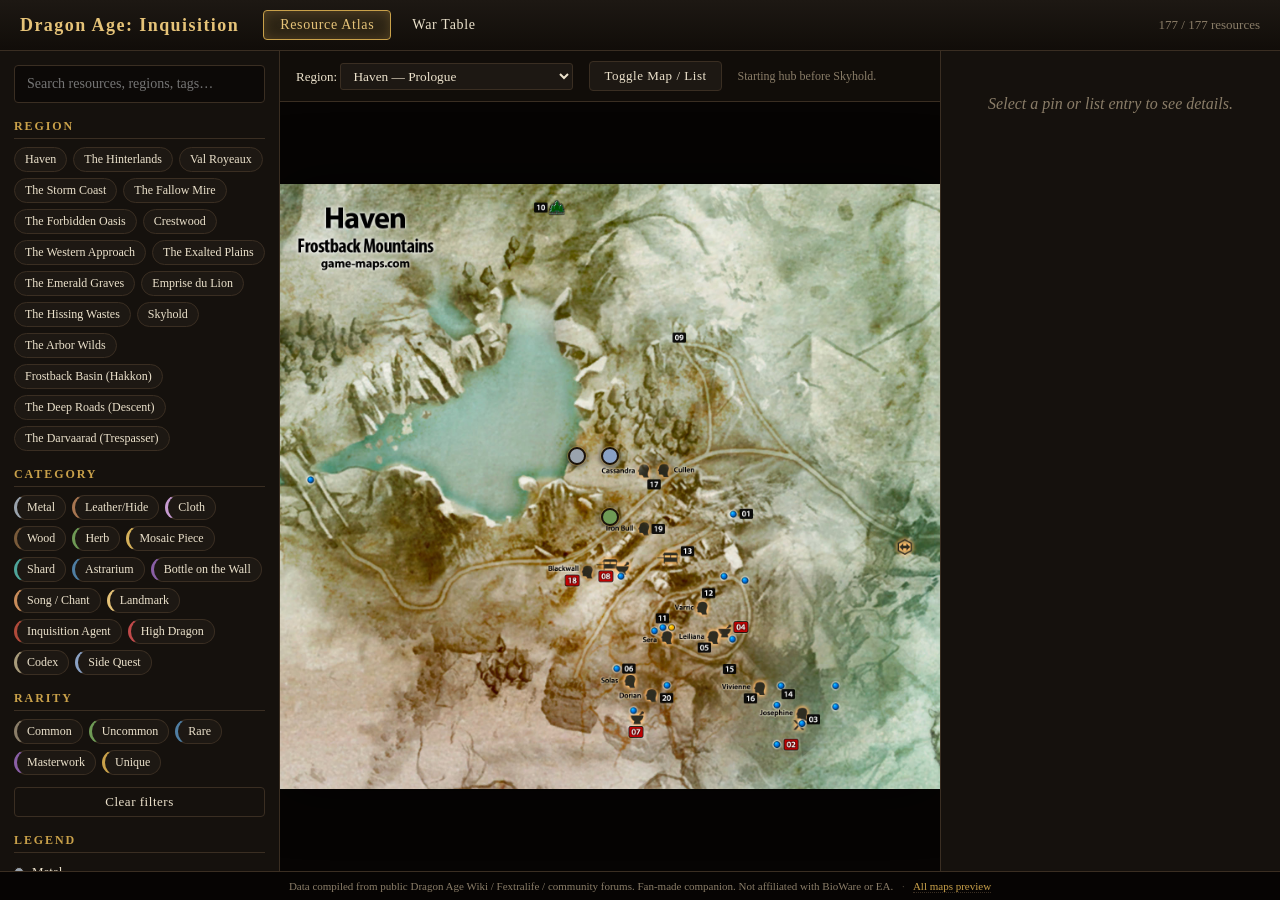
<file: index.html>
<!DOCTYPE html>
<html lang="en">
<head>
<meta charset="UTF-8" />
<meta name="viewport" content="width=device-width,initial-scale=1,viewport-fit=cover,interactive-widget=resizes-content" />
<title>DAI Atlas &amp; War Table</title>
<meta name="description" content="Fan-made Dragon Age: Inquisition resource atlas and War Table mission planner. Browse regions, pins, rarities, and advisor outcomes." />
<meta property="og:title" content="DAI Atlas &amp; War Table" />
<meta property="og:description" content="Fan-made Dragon Age: Inquisition resource atlas and War Table mission planner." />
<meta property="og:type" content="website" />
<meta name="theme-color" content="#15110d" />
<link rel="icon" href="data:image/svg+xml,%3Csvg xmlns='http://www.w3.org/2000/svg' viewBox='0 0 32 32'%3E%3Crect width='32' height='32' fill='%2315110d'/%3E%3Cpath d='M16 5 L26 27 L16 21 L6 27 Z' fill='%23c9a14a'/%3E%3C/svg%3E" />
<link rel="stylesheet" href="css/style.css" />
<script src="js/data/regions.js" defer></script>
<script src="js/data/categories.js" defer></script>
<script src="js/data/resources.js" defer></script>
<script src="js/data/wartable.js" defer></script>
<script src="js/maps.js" defer></script>
<script src="js/app.js" defer></script>
</head>
<body>
<noscript>
  <div style="padding:30px;color:#ece2cc;background:#15110d;text-align:center;font-family:Georgia,serif">
    <h1 style="color:#e6c378">JavaScript required</h1>
    <p>This atlas renders pins, maps and missions client-side. Please enable JavaScript to use it.</p>
  </div>
</noscript>
<header class="topbar">
  <h1>Dragon Age: Inquisition</h1>
  <nav class="topnav" aria-label="Primary">
    <a href="#/atlas"     class="navlink" data-route="atlas">Resource Atlas</a>
    <a href="#/wartable"  class="navlink" data-route="wartable">War Table</a>
  </nav>
  <div class="topbar-right">
    <button id="toggleSidebar" class="btn icon-btn" type="button" aria-expanded="false" aria-controls="route-atlas">Filters</button>
    <button id="toggleDetail"  class="btn icon-btn" type="button" aria-expanded="false">Details</button>
    <span id="counts" class="counts" aria-live="polite"></span>
  </div>
</header>

<!-- =========================== ATLAS =========================== -->
<main class="layout route" id="route-atlas">
  <aside class="sidebar" aria-label="Atlas filters">
    <section class="search-block">
      <input id="search" type="search" placeholder="Search resources, regions, tags…" autocomplete="off" aria-label="Search resources" />
    </section>

    <section class="filters">
      <h3 id="atlas-filter-region">Region</h3>
      <div id="regionList" class="pill-list" role="group" aria-labelledby="atlas-filter-region"></div>

      <h3 id="atlas-filter-category">Category</h3>
      <div id="categoryList" class="pill-list" role="group" aria-labelledby="atlas-filter-category"></div>

      <h3 id="atlas-filter-rarity">Rarity</h3>
      <div id="rarityList" class="pill-list" role="group" aria-labelledby="atlas-filter-rarity"></div>

      <button id="clearFilters" class="btn ghost full" type="button">Clear filters</button>
    </section>

    <section class="legend">
      <h3>Legend</h3>
      <ul id="legendList" class="legend-list"></ul>
    </section>
  </aside>

  <section class="content">
    <div class="map-toolbar">
      <label>Region:
        <select id="regionSelect"></select>
      </label>
      <button id="toggleView" class="btn" type="button">Toggle Map / List</button>
      <span id="regionMeta" class="hint"></span>
    </div>

    <div id="mapView" class="map-view">
      <div id="mapStage" class="map-stage">
        <div id="mapSvgHost" class="map-svg-host">
          <div id="pinLayer" class="pin-layer" role="group" aria-label="Resource pins"></div>
        </div>
      </div>
    </div>

    <div id="listView" class="list-view hidden">
      <div id="resultsList"></div>
    </div>
  </section>

  <aside class="detail" id="detail" aria-label="Resource details">
    <div class="detail-empty">Select a pin or list entry to see details.</div>
  </aside>
</main>

<!-- =========================== WAR TABLE =========================== -->
<section class="layout wt-layout route hidden" id="route-wartable" aria-label="War Table">
  <aside class="sidebar" aria-label="War table filters">
    <section class="search-block">
      <input id="wtSearch" type="search" placeholder="Search missions, rewards, advisors…" autocomplete="off" aria-label="Search missions" />
    </section>

    <section class="filters">
      <h3 id="wt-filter-act">Act / DLC</h3>
      <div id="wtActList" class="pill-list" role="group" aria-labelledby="wt-filter-act"></div>

      <h3 id="wt-filter-advisor">Advisor</h3>
      <div id="wtAdvisorList" class="pill-list" role="group" aria-labelledby="wt-filter-advisor"></div>

      <h3 id="wt-filter-category">Category</h3>
      <div id="wtCategoryList" class="pill-list" role="group" aria-labelledby="wt-filter-category"></div>

      <h3 id="wt-filter-region">Region tie-in</h3>
      <div id="wtRegionList" class="pill-list" role="group" aria-labelledby="wt-filter-region"></div>

      <button id="wtClearFilters" class="btn ghost full" type="button">Clear filters</button>
    </section>

    <section class="legend">
      <h3>Advisors</h3>
      <ul class="legend-list">
        <li><span class="dot advisor-cullen"    aria-hidden="true"></span> Cullen — military force</li>
        <li><span class="dot advisor-josephine" aria-hidden="true"></span> Josephine — diplomacy</li>
        <li><span class="dot advisor-leliana"   aria-hidden="true"></span> Leliana — secrets</li>
      </ul>
    </section>
  </aside>

  <section class="content wt-content">
    <div class="wt-toolbar">
      <span id="wtCounts" class="hint"></span>
      <span class="hint">Times shown are real-time (in-game advance for War Table operations).</span>
    </div>
    <div id="wtList" class="wt-list"></div>
  </section>

  <aside class="detail" id="wtDetail" aria-label="Mission details">
    <div class="detail-empty">Select a mission for full requirements and outcomes.</div>
  </aside>
</section>

<div id="mobileBackdrop" class="mobile-backdrop" hidden></div>

<footer class="footer">
  <span>Data compiled from public Dragon Age Wiki / Fextralife / community forums. Fan-made companion. Not affiliated with BioWare or EA.</span>
  <span class="footer-sep" aria-hidden="true">·</span>
  <a class="footer-link" href="docs/maps-preview.html">All maps preview</a>
</footer>
</body>
</html>
</file>
<file: css/style.css>
:root {
  /* Background palette — darkest to lightest. */
  --bg-darker: #060403;        /* deep stage backdrop */
  --bg:        #0d0a08;        /* page */
  --bg-input:  #0c0907;        /* form inputs */
  --bg-deep:   #110d09;        /* toolbars, gradient end */
  --bg-2:      #15110d;        /* panels */
  --bg-3:      #1d1813;        /* gradient start, pill bg */
  /* Lines and divider tones. */
  --line:      #3a2e22;
  --line-soft: #1a140e;        /* faint row dividers */
  --line-dash: #221a12;        /* dashed dividers */
  --ink-dark:  #1a120a;        /* near-black inner borders */
  /* Foreground tones. */
  --gold:   #c9a14a;
  --gold-2: #e6c378;
  --ink:    #ece2cc;
  --dim:    #8a7d68;
  /* Shared decorative tokens. */
  --shadow: 0 4px 16px rgba(0,0,0,0.6);
  --focus:  0 0 0 2px var(--gold-2), 0 0 0 4px rgba(201,161,74,0.35);
  --bar-bg: linear-gradient(180deg, var(--bg-3), var(--bg-deep));
  --font-serif: "Iowan Old Style", "Palatino Linotype", Georgia, serif;
  /* Tells the browser this is a dark UI so native form widgets, native
     scrollbars (Windows, macOS), and the address bar match the theme. */
  color-scheme: dark;
}

* { box-sizing: border-box; }
html, body { margin: 0; padding: 0; height: 100%; }
html {
  /* Block Chrome Android's pull-to-refresh: it would otherwise fire any
     time the user pulls down at the top of the page or a panel. */
  overscroll-behavior: none;
}
body {
  background: radial-gradient(ellipse at top, var(--line-soft), var(--bg-darker) 70%);
  color: var(--ink);
  font-family: var(--font-serif);
  display: flex; flex-direction: column;
  min-height: 100vh;   /* fallback */
  min-height: 100dvh;  /* respects iOS Safari's dynamic toolbar */
  /* Tap flash uses the brand gold instead of the default grey-blue. */
  -webkit-tap-highlight-color: rgba(201,161,74,0.25);
}

/* Selected-text colour for dark theme — default blue on near-black is
   harsh and the contrast is poor. */
::selection { background: rgba(201,161,74,0.4); color: var(--ink); }

/* Cross-browser scrollbar styling. Firefox uses standard properties;
   Chromium/Safari use the -webkit- pseudos. Both are intentionally thin
   and gold-tinted to match the theme without dominating panels. */
* {
  scrollbar-width: thin;
  scrollbar-color: var(--line) transparent;
}
::-webkit-scrollbar         { width: 8px; height: 8px; }
::-webkit-scrollbar-thumb   { background: var(--line); border-radius: 4px; }
::-webkit-scrollbar-thumb:hover { background: var(--gold); }
::-webkit-scrollbar-track   { background: transparent; }

/* Chrome/Edge autofill paints inputs with a yellow-cream background that
   doesn't fit a dark theme. The 0-px-thick inset shadow is the standard
   override. The text colour also has to be set via -webkit-text-fill-color
   because autofill overrides `color`. */
input:-webkit-autofill,
input:-webkit-autofill:focus,
input:-webkit-autofill:hover {
  -webkit-text-fill-color: var(--ink);
  -webkit-box-shadow: 0 0 0 1000px var(--bg-input) inset;
  caret-color: var(--ink);
  transition: background-color 9999s ease-in-out 0s; /* defeat any later override */
}

/* Single global focus ring used by every interactive element via
   :focus-visible. Mouse clicks won't show it; keyboard focus will. */
:focus-visible {
  outline: 2px solid var(--gold-2);
  outline-offset: 2px;
}

/* Top bar */
.topbar {
  display: flex; align-items: center; gap: 24px;
  padding: 10px 20px;
  background: var(--bar-bg);
  border-bottom: 1px solid var(--line);
  box-shadow: var(--shadow);
}
.topbar h1 {
  margin: 0;
  font-size: 18px;
  letter-spacing: 0.08em;
  color: var(--gold-2);
  font-weight: 600;
  flex-shrink: 0;
}
.topnav {
  display: flex; gap: 4px;
  flex: 1;
}
.navlink {
  color: var(--ink);
  text-decoration: none;
  padding: 6px 16px;
  border: 1px solid transparent;
  border-radius: 4px;
  font-size: 14px;
  letter-spacing: 0.05em;
  transition: color 0.15s, background 0.15s, border-color 0.15s, box-shadow 0.15s;
}
.navlink:hover {
  color: var(--gold-2);
  border-color: var(--line);
  background: rgba(201,161,74,0.05);
}
.navlink:focus-visible {
  outline: none;
  box-shadow: var(--focus);
}
.navlink.active,
.navlink[aria-current="page"] {
  color: var(--gold-2);
  border-color: var(--gold);
  background: rgba(201,161,74,0.12);
  box-shadow: 0 0 12px rgba(201,161,74,0.25) inset;
}
.topbar-right { display: flex; gap: 12px; align-items: center; flex-shrink: 0; }
.counts { color: var(--dim); font-size: 13px; }
.icon-btn { display: none; }

/* Routes */
.route { display: flex; }
.route.hidden { display: none; }

/* Layout */
.layout {
  flex: 1;
  display: grid;
  grid-template-columns: 280px 1fr 340px;
  /* Single row pinned to the available height. Without this the implicit
     row sizes to its tallest child (long mission detail panels), pushing
     the whole page to scroll instead of the panel scrolling internally. */
  grid-template-rows: 1fr;
  gap: 0;
  min-height: 0;
}
/* Allow grid items to be smaller than their content so overflow-y: auto
   children can clip and scroll. */
.layout > * { min-height: 0; }
.wt-layout { grid-template-columns: 280px 1fr 360px; }

.sidebar, .detail {
  background: var(--bg-2);
  border-right: 1px solid var(--line);
  overflow-y: auto;
  padding: 14px 14px 30px;
}
.detail { border-right: 0; border-left: 1px solid var(--line); }

.sidebar h3, .detail h3, .legend h3 {
  margin: 16px 0 8px;
  font-size: 12px;
  letter-spacing: 0.16em;
  text-transform: uppercase;
  color: var(--gold);
  border-bottom: 1px solid var(--line);
  padding-bottom: 4px;
}

/* Search */
#search, #wtSearch {
  width: 100%;
  padding: 10px 12px;
  background: var(--bg-input);
  color: var(--ink);
  border: 1px solid var(--line);
  border-radius: 4px;
  font-size: 14px;
  font-family: inherit;
}
#search:focus-visible, #wtSearch:focus-visible {
  outline: none;
  border-color: var(--gold);
  box-shadow: var(--focus);
}

/* Pills */
.pill-list { display: flex; flex-wrap: wrap; gap: 6px; }
.pill {
  font-size: 12px;
  padding: 4px 10px;
  border: 1px solid var(--line);
  background: var(--bg-3);
  color: var(--ink);
  cursor: pointer;
  border-radius: 999px;
  transition: background 0.15s, border-color 0.15s, color 0.15s;
  font-family: inherit;
}
.pill:hover { border-color: var(--gold); }
.pill:focus-visible {
  outline: none;
  box-shadow: var(--focus);
  border-color: var(--gold);
}
.pill.active,
.pill[aria-pressed="true"] {
  background: var(--gold);
  color: var(--ink-dark);
  border-color: var(--gold-2);
  font-weight: 600;
}

/* Buttons */
.btn {
  background: var(--bg-3);
  color: var(--ink);
  border: 1px solid var(--line);
  padding: 6px 14px;
  border-radius: 4px;
  cursor: pointer;
  font-family: inherit;
  font-size: 13px;
  letter-spacing: 0.04em;
}
.btn:hover { border-color: var(--gold); color: var(--gold-2); }
.btn:focus-visible {
  outline: none;
  box-shadow: var(--focus);
  border-color: var(--gold);
}
.btn.ghost { background: transparent; }
.btn.full { width: 100%; margin-top: 12px; }

/* ATLAS */
.content {
  display: flex; flex-direction: column;
  background: var(--bg);
  min-width: 0;
}
.map-view { display: flex; flex-direction: column; flex: 1; min-height: 0; }
.map-toolbar {
  display: flex; gap: 16px; align-items: center;
  padding: 10px 16px;
  background: var(--bg-deep);
  border-bottom: 1px solid var(--line);
  font-size: 13px;
  flex-wrap: wrap;
}
.map-toolbar select {
  background: var(--bg-3); color: var(--ink);
  border: 1px solid var(--line); padding: 4px 8px; border-radius: 3px;
  font-family: inherit;
}
.hint { color: var(--dim); font-size: 12px; }

.map-stage {
  flex: 1;
  position: relative;
  overflow: hidden;
  background: var(--bg-darker);
  display: flex; justify-content: center; align-items: center;
  /* Container so .map-svg-host can size with cqw/cqh and preserve the
     image's aspect regardless of stage shape. */
  container-type: size;
}
/* Aspect-ratio canvas. Picks the largest box that fits inside the stage at
   the image's intrinsic aspect:
     - "fit by width" = stage.width
     - "fit by height" translated to width = stage.height × (w/h)
   `min()` picks whichever is smaller. cqh/cqw resolve against .map-stage. */
.map-svg-host {
  position: relative;
  aspect-ratio: var(--map-aspect-w, 5) / var(--map-aspect-h, 3);
  /* Pre-container-query fallback: width follows the stage, height is
     derived from aspect-ratio. May overflow vertically on very-tall
     stages but never zero-collapses. */
  width: 100%;
  max-width: 100%;
  max-height: 100%;
  height: auto;
  display: block;
}
/* Browsers with container query units use the precise fit. */
@supports (width: 100cqw) {
  .map-svg-host {
    width: min(100cqw, calc(100cqh * var(--map-aspect-w, 5) / var(--map-aspect-h, 3)));
    max-width: none;
    max-height: none;
  }
}
.map-svg-host > svg,
.dai-map-fallback > svg {
  width: 100%; height: 100%;
  display: block;
}
.dai-map-svg { filter: drop-shadow(0 0 30px rgba(0,0,0,0.7)); }

/* The host already locks to the image's aspect, so the image fills exactly
   without distortion or letterboxing — pins line up with image features. */
.dai-map-img {
  width: 100%;
  height: 100%;
  display: block;
  user-select: none;
  filter: drop-shadow(0 0 30px rgba(0,0,0,0.7));
}
.dai-map-img[hidden] { display: none; }
.dai-map-fallback { width: 100%; height: 100%; }
.dai-map-fallback[hidden] { display: none; }

.pin-layer {
  position: absolute;
  inset: 0;
  pointer-events: none;
}
.pin {
  position: absolute;
  width: 18px; height: 18px;
  margin: 0;
  margin-left: -9px; margin-top: -9px;
  padding: 0;
  font: inherit;
  border-radius: 50%;
  border: 2px solid var(--ink-dark);
  box-shadow: 0 0 0 1px rgba(201,161,74,0.4), 0 1px 6px rgba(0,0,0,0.9);
  cursor: pointer;
  pointer-events: auto;
  transform-origin: center;
  transition: transform 0.1s;
  -webkit-appearance: none;
  appearance: none;
  color: transparent;
}
.pin:hover { transform: scale(1.4); z-index: 10; }
.pin:focus-visible {
  /* Outline (not box-shadow) so the ring isn't clipped by the map-stage's
     overflow:hidden when the pin sits on a map edge. */
  outline: 2px solid var(--gold-2);
  outline-offset: 2px;
  transform: scale(1.5);
  z-index: 12;
}
.pin.selected {
  transform: scale(1.6);
  box-shadow: 0 0 0 2px var(--gold-2), 0 0 16px var(--gold);
  z-index: 11;
}

/* List view */
.list-view { flex: 1; overflow-y: auto; padding: 16px 20px; }
.list-view.hidden { display: none; }
.map-view.hidden { display: none; }

.region-block { margin-bottom: 24px; }
.region-block h2 {
  font-size: 16px;
  color: var(--gold-2);
  border-bottom: 1px solid var(--line);
  padding-bottom: 4px;
  margin-bottom: 8px;
  letter-spacing: 0.06em;
}
.resource-row {
  display: grid;
  grid-template-columns: 18px 1fr auto auto auto;
  gap: 10px;
  align-items: center;
  padding: 7px 8px;
  border: 0;
  border-bottom: 1px solid var(--line-soft);
  cursor: pointer;
  font-size: 14px;
  width: 100%;
  text-align: left;
  background: transparent;
  color: inherit;
  font-family: inherit;
}
.resource-row:hover { background: rgba(201,161,74,0.05); }
.resource-row:focus-visible {
  outline: none;
  background: rgba(201,161,74,0.08);
  box-shadow: var(--focus);
  border-radius: 3px;
}
.resource-row.selected { background: rgba(201,161,74,0.12); }
.dot {
  width: 10px; height: 10px;
  border-radius: 50%;
  border: 1px solid var(--ink-dark);
  display: inline-block;
}
.resource-name { color: var(--ink); }
.resource-meta { color: var(--dim); font-size: 12px; }
.resource-cat-badge {
  font-size: 10px;
  padding: 2px 6px;
  border-radius: 3px;
  border: 1px solid currentColor;
  text-transform: uppercase;
  letter-spacing: 0.06em;
  white-space: nowrap;
}
.resource-rarity {
  font-size: 11px; padding: 2px 8px; border-radius: 3px;
  border: 1px solid var(--line);
}

/* Detail panel */
.detail-empty { color: var(--dim); padding: 30px 0; text-align: center; font-style: italic; }
.detail-card h2 {
  margin: 0 0 4px;
  font-size: 18px; color: var(--gold-2);
}
.detail-card .sub { color: var(--dim); font-size: 12px; margin-bottom: 14px; }
.detail-section { margin-top: 14px; }
.detail-section h4 {
  margin: 0 0 6px;
  font-size: 11px; letter-spacing: 0.16em; text-transform: uppercase;
  color: var(--gold);
}
.detail-section p, .detail-section li { font-size: 13px; line-height: 1.5; }
.detail-section ul { margin: 6px 0; padding-left: 18px; }
.tags { display: flex; flex-wrap: wrap; gap: 5px; margin-top: 6px; }
.tag {
  font-size: 11px; padding: 2px 8px; border: 1px solid var(--line);
  border-radius: 999px; color: var(--dim);
}
.coords-table { width: 100%; font-size: 12px; }
.coords-table td { padding: 3px 6px; border-bottom: 1px dashed var(--line-dash); }

/* Legend */
.legend-list { list-style: none; padding: 0; margin: 0; }
.legend-list li {
  display: flex; align-items: center; gap: 8px;
  padding: 3px 0; font-size: 13px;
}

/* WAR TABLE */
.wt-content { padding: 0; }

.wt-toolbar {
  display: flex; justify-content: space-between; align-items: center;
  padding: 10px 16px;
  background: var(--bg-deep);
  border-bottom: 1px solid var(--line);
}
.wt-list {
  flex: 1;
  overflow-y: auto;
  padding: 16px 20px;
}
.wt-card {
  border: 1px solid var(--line);
  background: linear-gradient(180deg, var(--bg-2), var(--bg));
  margin-bottom: 14px;
  padding: 14px 18px;
  border-radius: 4px;
  cursor: pointer;
  transition: border-color 0.15s, transform 0.05s;
  position: relative;
}
.wt-card:hover { border-color: var(--gold); }
.wt-card:focus-visible {
  outline: none;
  border-color: var(--gold-2);
  box-shadow: var(--focus);
}
.wt-card.selected {
  border-color: var(--gold-2);
  box-shadow: 0 0 14px rgba(201,161,74,0.2);
}
.wt-card-head {
  display: flex; justify-content: space-between; align-items: baseline;
  gap: 12px;
  flex-wrap: wrap;
}
.wt-card h3 {
  margin: 0;
  font-size: 16px;
  color: var(--gold-2);
  letter-spacing: 0.04em;
}
.wt-act {
  font-size: 11px;
  letter-spacing: 0.12em;
  color: var(--dim);
  text-transform: uppercase;
}
.wt-card-row {
  display: flex; gap: 8px; flex-wrap: wrap;
  margin-top: 8px;
  font-size: 12px;
}
.wt-pill {
  padding: 2px 8px;
  border: 1px solid var(--line);
  border-radius: 999px;
  color: var(--dim);
}
.wt-pill.advisor-cullen   { color: #d56b5a; border-color: #5e2a22; }
.wt-pill.advisor-josephine { color: #e6c378; border-color: #5e4828; }
.wt-pill.advisor-leliana  { color: #6a9bcc; border-color: #2c4258; }
.wt-pill.recommended {
  background: rgba(201,161,74,0.12);
  border-color: var(--gold);
  color: var(--gold-2);
  font-weight: 600;
}
.wt-pill.cat {
  text-transform: uppercase;
  letter-spacing: 0.1em;
  font-size: 10px;
}
.wt-card-body {
  margin-top: 8px;
  font-size: 13px;
  color: var(--ink);
  line-height: 1.45;
}
.wt-empty {
  color: var(--dim);
  text-align: center;
  padding: 40px 0;
  font-style: italic;
}

.advisor-table {
  width: 100%;
  border-collapse: collapse;
  font-size: 12px;
  margin-top: 6px;
}
.advisor-table th, .advisor-table td {
  text-align: left;
  padding: 4px 6px;
  border-bottom: 1px dashed var(--line-dash);
}
.advisor-table th { color: var(--gold); font-weight: 600; letter-spacing: 0.08em; font-size: 11px; }
.advisor-table .rec-row { background: rgba(201,161,74,0.08); }

/* Footer */
.footer {
  padding: 8px 18px;
  border-top: 1px solid var(--line);
  background: var(--bg-darker);
  color: var(--dim);
  font-size: 11px;
  text-align: center;
}
.footer-sep { margin: 0 6px; opacity: 0.5; }
.footer-link {
  color: var(--gold);
  text-decoration: none;
  border-bottom: 1px dotted var(--line);
}
.footer-link:hover { color: var(--gold-2); border-color: var(--gold); }

/* Mobile backdrop */
.mobile-backdrop {
  position: fixed;
  inset: 0;
  background: rgba(0,0,0,0.6);
  z-index: 40;
}
.mobile-backdrop[hidden] { display: none; }

/* breakpoint: tablet — detail panel becomes off-canvas drawer */
@media (max-width: 1100px) {
  .layout { grid-template-columns: 240px 1fr; }
  .icon-btn { display: inline-block; }
  .detail {
    position: fixed;
    top: 0; right: 0; bottom: 0;
    width: min(360px, 92vw);
    z-index: 50;
    transform: translateX(100%);
    transition: transform 0.2s ease-out;
    box-shadow: -8px 0 24px rgba(0,0,0,0.6);
    border-left: 1px solid var(--line);
  }
  body.detail-open .detail { transform: translateX(0); }
}
/* breakpoint: phone — sidebar becomes off-canvas drawer */
@media (max-width: 700px) {
  .layout { grid-template-columns: 1fr; }
  .topbar { flex-wrap: wrap; gap: 12px; }
  .topbar h1 { font-size: 16px; }
  .sidebar {
    position: fixed;
    top: 0; left: 0; bottom: 0;
    width: min(320px, 88vw);
    z-index: 50;
    transform: translateX(-100%);
    transition: transform 0.2s ease-out;
    box-shadow: 8px 0 24px rgba(0,0,0,0.6);
    border-right: 1px solid var(--line);
  }
  body.sidebar-open .sidebar { transform: translateX(0); }
}

/* Respect users who prefer reduced motion: collapse all transitions and
   animations to near-instant, including the drawer slides and pin scales. */
@media (prefers-reduced-motion: reduce) {
  *, *::before, *::after {
    transition-duration: 0.01ms !important;
    animation-duration: 0.01ms !important;
    animation-iteration-count: 1 !important;
    scroll-behavior: auto !important;
  }
}

/* ============================================================
   PHONE / TOUCH COMPATIBILITY
   ============================================================ */

/* Pull-to-refresh and rubber-band scrolling stay inside the panel the
   user is touching — they don't leak out and scroll the document. */
.sidebar, .detail, .list-view, .wt-list { overscroll-behavior: contain; }

/* Skip the ~300 ms double-tap-to-zoom delay so pin taps feel instant.
   `manipulation` allows pan + pinch but not double-tap zoom. */
.map-stage { touch-action: manipulation; }

/* Long mission names and resource titles wrap on narrow panels instead
   of overflowing horizontally. */
.detail-card h2,
.wt-card h3 {
  overflow-wrap: anywhere;
  word-break: break-word;
}

/* Topbar at narrow phones (≤700 px wide): title gets its own row so the
   nav and drawer toggles don't fight for space. */
@media (max-width: 700px) {
  .topbar { padding: 8px 12px; gap: 8px 12px; }
  .topbar h1 { font-size: 14px; flex-basis: 100%; }
  .topnav { gap: 2px; }
  .navlink { padding: 5px 10px; font-size: 13px; letter-spacing: 0.04em; }
  .topbar-right { flex-wrap: wrap; gap: 8px; }
  .counts { width: 100%; text-align: right; }
}

/* iPhone notch / Android camera cutouts: keep edge-pinned content out of
   the safe-area exclusion zone. */
.topbar { padding-top:    max(10px, env(safe-area-inset-top)); }
.footer { padding-bottom: max(8px,  env(safe-area-inset-bottom)); }
@media (max-width: 1100px) {
  .detail {
    /* Drawer hugs the right edge — pad for the notch and the home
       indicator at the bottom so the close button / scrollbar isn't
       hidden under hardware UI. */
    padding-right:  max(14px, env(safe-area-inset-right));
    padding-bottom: max(30px, env(safe-area-inset-bottom));
  }
}
@media (max-width: 700px) {
  .sidebar {
    padding-left:   max(14px, env(safe-area-inset-left));
    padding-bottom: max(30px, env(safe-area-inset-bottom));
  }
}

/* Landscape phones (most are < 500 px tall). The topbar should shrink
   so the map gets the most pixels possible. */
@media (max-height: 500px) and (orientation: landscape) {
  .topbar { padding: 4px 12px; gap: 8px; }
  .topbar h1 { font-size: 13px; flex-basis: auto; }
  .navlink   { padding: 3px 8px; font-size: 12px; }
  .footer    { padding: 4px 12px; font-size: 10px; }
}

/* Windows high-contrast (forced-colors) mode: the gold focus ring uses
   custom RGB values that the OS overrides to its own palette. Make sure
   the focus indicator stays visible by mapping to a system colour. */
@media (forced-colors: active) {
  :focus-visible        { outline-color: Highlight; }
  .pill.active,
  .pill[aria-pressed="true"],
  .navlink.active,
  .navlink[aria-current="page"] { outline: 2px solid Highlight; }
}

/* Touch-only refinements: bigger tap targets and no input auto-zoom. */
@media (pointer: coarse) {
  /* iOS Safari zooms when an input's font-size is below 16 px — that
     yanks the layout when the user taps the search box. */
  #search,
  #wtSearch { font-size: 16px; }

  /* Pin keeps its 18 px visual but gets a 34 px tap region via a
     transparent overlay so a thumb hits it reliably. */
  .pin::before {
    content: "";
    position: absolute;
    inset: -8px;
  }

  /* Roomier list rows, pills, and buttons. */
  .resource-row { padding: 12px 10px; }
  .pill         { padding: 6px 12px; font-size: 13px; }
  .btn          { padding: 8px 14px; }
}

/* On no-hover devices `:hover` styles "stick" after a tap and make the
   UI look stuck. Cancel them. Keep this list in sync with the :hover
   rules above the touch block. */
@media (hover: none) {
  .pin:hover          { transform: none; z-index: auto; }
  .wt-card:hover      { border-color: var(--line); }
  .resource-row:hover { background: transparent; }
  .pill:hover         { border-color: var(--line); }
  .btn:hover          { border-color: var(--line); color: var(--ink); }
  .navlink:hover {
    color: var(--ink);
    border-color: transparent;
    background: transparent;
  }
  .footer-link:hover  { color: var(--gold); border-color: var(--line); }
}
</file>
